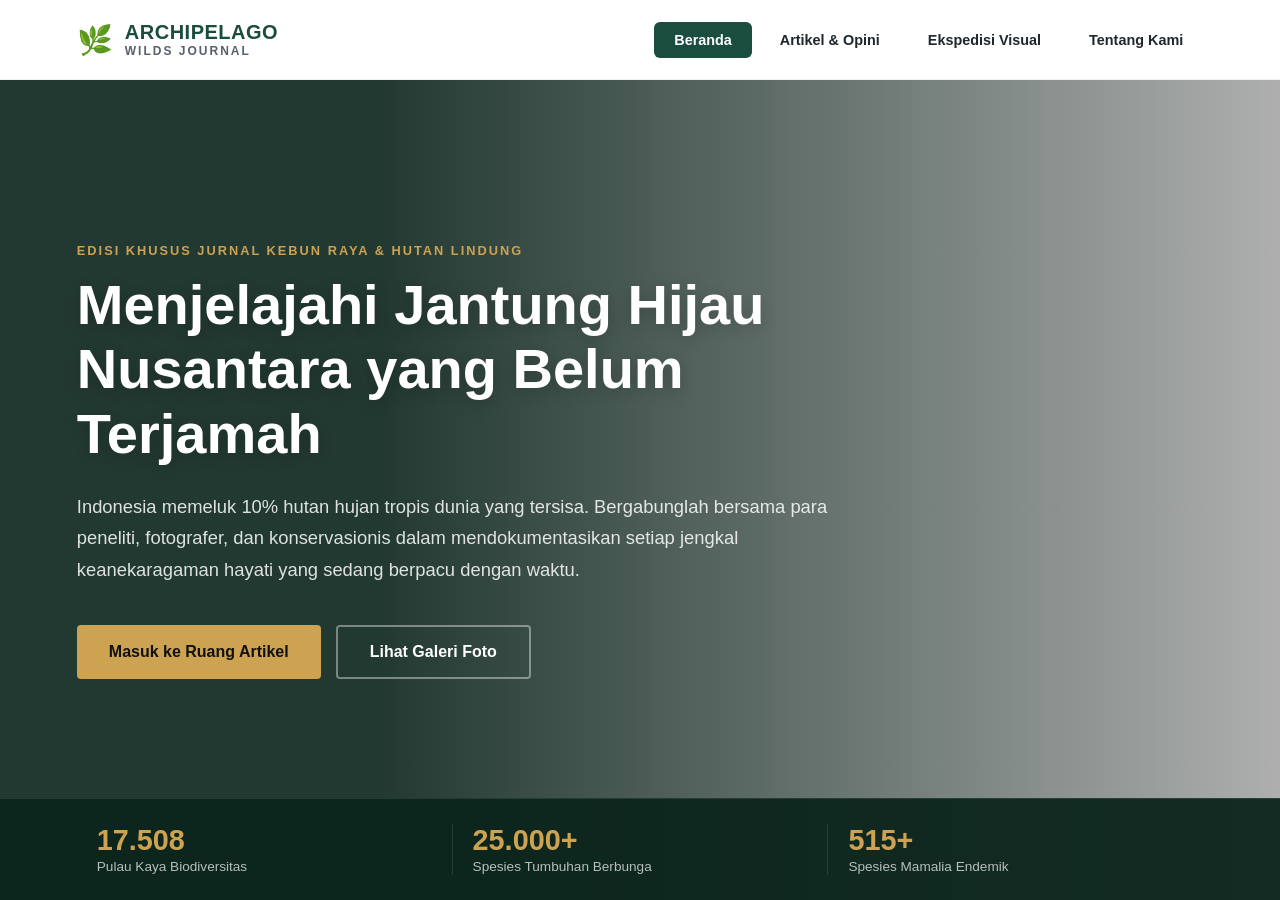
<file: index.html>
<!DOCTYPE html>
<html lang="id">
<head>
    <meta charset="UTF-8">
    <meta name="viewport" content="width=device-width, initial-scale=1.0">
    <title>Archipelago Wilds - Jurnal Konservasi Alam Indonesia</title>
    <link rel="stylesheet" href="style.css">
</head>
<body>

    <nav class="navbar">
        <div class="logo">
            <span class="logo-icon">🌿</span>
            <div class="logo-text">
                <span class="brand">Archipelago</span>
                <span class="sub-brand">Wilds Journal</span>
            </div>
        </div>
        <ul class="nav-links">
            <li><a href="#" class="nav-item active" data-target="home">Beranda</a></li>
            <li><a href="#" class="nav-item" data-target="artikel">Artikel & Opini</a></li>
            <li><a href="#" class="nav-item" data-target="galeri">Ekspedisi Visual</a></li>
            <li><a href="#" class="nav-item" data-target="tentang">Tentang Kami</a></li>
        </ul>
    </nav>

    <main class="slider-container">
        
        <section id="home" class="slide active">
            <div class="hero-overlay"></div>
            <div class="hero-content">
                <span class="hero-badge">Edisi Khusus Jurnal Kebun Raya & Hutan Lindung</span>
                <h1>Menjelajahi Jantung Hijau Nusantara yang Belum Terjamah</h1>
                <p>Indonesia memeluk 10% hutan hujan tropis dunia yang tersisa. Bergabunglah bersama para peneliti, fotografer, dan konservasionis dalam mendokumentasikan setiap jengkal keanekaragaman hayati yang sedang berpacu dengan waktu.</p>
                <div class="hero-actions">
                    <button class="btn-main" id="explore-btn">Masuk ke Ruang Artikel</button>
                    <button class="btn-secondary" id="gallery-shortcut-btn">Lihat Galeri Foto</button>
                </div>
            </div>
            <div class="hero-footer-stats">
                <div class="stat-box">
                    <span class="stat-number">17.508</span>
                    <span class="stat-label">Pulau Kaya Biodiversitas</span>
                </div>
                <div class="stat-box">
                    <span class="stat-number">25.000+</span>
                    <span class="stat-label">Spesies Tumbuhan Berbunga</span>
                </div>
                <div class="stat-box">
                    <span class="stat-number">515+</span>
                    <span class="stat-label">Spesies Mamalia Endemik</span>
                </div>
            </div>
        </section>

        <section id="artikel" class="slide">
            <div class="container">
                <div class="section-header-mega">
                    <span class="sub-title">Arsip Liputan Mendalam</span>
                    <h2>Kumpulan Esai, Riset, dan Catatan Lapangan</h2>
                    <div class="header-line"></div>
                </div>
                
                <div class="article-mega-grid">
                    
                    <article class="blog-card">
                        <div class="blog-img-wrapper">
                            <div class="blog-img" style="background-image: url('https://images.unsplash.com/photo-1447752875215-b2761acb3c5d?w=800');"></div>
                            <span class="blog-badge">Riset Lapangan</span>
                        </div>
                        <div class="blog-body">
                            <div class="blog-meta">
                                <span class="author">Oleh: Dr. Adrian Syah</span>
                                <span class="dot"></span>
                                <span class="date">12 Juni 2026</span>
                            </div>
                            <h3>Simfoni Sunyi di Jantung Hutan Hujan Tropis Kalimantan</h3>
                            <p class="blog-excerpt">Hutan hujan tropis Kalimantan bukan sekadar hamparan pepohonan hijau yang masif. Di bawah kanopi setinggi 40 meter, terdapat jaringan mikoriza purba yang menghubungkan akar pohon satu sama lain, menciptakan sistem komunikasi biokimia raksasa. Artikel ini mengupas bagaimana deforestasi memutus jalur komunikasi alami ini dan dampaknya terhadap kepunahan serangga penyerbuk lokal yang jarang disadari manusia.</p>
                            <div class="blog-footer">
                                <span class="reading-time">⏱️ 8 Menit Bacaan</span>
                                <a href="artikel1.html" class="btn-text-link">Buka Tulisan Lengkap →</a>
                            </div>
                        </div>
                    </article>

                    <article class="blog-card">
                        <div class="blog-img-wrapper">
                            <div class="blog-img" style="background-image: url('https://images.unsplash.com/photo-1464822759023-fed622ff2c3b?w=800');"></div>
                            <span class="blog-badge">Geologi & Flora</span>
                        </div>
                        <div class="blog-body">
                            <div class="blog-meta">
                                <span class="author">Oleh: Citra Kirana</span>
                                <span class="dot"></span>
                                <span class="date">04 Juni 2026</span>
                            </div>
                            <h3>Anatomi Garis Batas: Kehidupan Flora Endemik di Zona Alpin Jawa</h3>
                            <p class="blog-excerpt">Berdiri di ketinggian di atas 3.000 meter di atas permukaan laut membawa kita pada lanskap yang sangat berbeda. Tumbuhan seperti Edelweiss Jawa (Anaphalis javanica) telah mengembangkan adaptasi ekstrem berupa bulu-bulu halus wol pada daunnya untuk mengurangi penguapan akibat angin kencang dan memantulkan radiasi ultraviolet yang merusak. Pelajari bagaimana pemanasan global memaksa tanaman alpin naik lebih tinggi hingga kehabisan ruang tumbuh.</p>
                            <div class="blog-footer">
                                <span class="reading-time">⏱| 6 Menit Bacaan</span>
                                <a href="artikel2.html" class="btn-text-link">Buka Tulisan Lengkap →</a>
                            </div>
                        </div>
                    </article>

                    <article class="blog-card">
                        <div class="blog-img-wrapper">
                            <div class="blog-img" style="background-image: url('https://images.unsplash.com/photo-1544551763-46a013bb70d5?w=800');"></div>
                            <span class="blog-badge">Kelautan</span>
                        </div>
                        <div class="blog-body">
                            <div class="blog-meta">
                                <span class="author">Oleh: Capt. Teguh Wijaya</span>
                                <span class="dot"></span>
                                <span class="date">28 Mei 2026</span>
                            </div>
                            <h3>Benteng Terakhir Segitiga Terumbu Karang: Masa Depan Selat Raja Ampat</h3>
                            <p class="blog-excerpt">Selat Dampier di Raja Ampat menyimpan arus laut kuat yang kaya akan nutrisi planktonik. Karang-karang di wilayah ini menunjukkan tingkat resiliensi yang luar biasa tinggi terhadap fenomena pemutihan karang (coral bleaching) global. Melalui wawancara dengan komunitas adat lokal yang menjaga sistem 'Sasi' (larangan adat mengambil hasil laut dalam jangka waktu tertentu), kami memetakan strategi konservasi berbasis kearifan lokal purba.</p>
                            <div class="blog-footer">
                                <span class="reading-time">⏱| 10 Menit Bacaan</span>
                                <a href="artikel3.html" class="btn-text-link">Buka Tulisan Lengkap →</a>
                            </div>
                        </div>
                    </article>

                    <article class="blog-card">
                        <div class="blog-img-wrapper">
                            <div class="blog-img" style="background-image: url('https://assets.pikiran-rakyat.com/crop/0x0:0x0/720x0/webp/photo/2025/01/05/1437681983.jpeg');"></div>
                            <span class="blog-badge">Ornitologi</span>
                        </div>
                        <div class="blog-body">
                            <div class="blog-meta">
                                <span class="author">Oleh: Prof. Dewa Ketut</span>
                                <span class="dot"></span>
                                <span class="date">15 Mei 2026</span>
                            </div>
                            <h3>Menelusuri Jejak Terakhir Jalak Bali di Taman Nasional Barat</h3>
                            <p class="blog-excerpt">Burung Jalak Bali (Leucopsar rothschildi) dengan lingkaran biru ikonik di sekitar matanya pernah berada di ambang kepunahan mutlak dengan menyisakan kurang dari sepuluh ekor di alam liar pada awal dekade 2000-an. Melalui program penangkaran intensif yang melibatkan masyarakat pinggiran hutan, populasi burung ini mulai merangkak naik secara perlahan namun pasti. Simak analisis sosiologis keberhasilan program ini.</p>
                            <div class="blog-footer">
                                <span class="reading-time">⏱| 7 Menit Bacaan</span>
                                <a href="artikel4.html" class="btn-text-link">Buka Tulisan Lengkap →</a>
                            </div>
                        </div>
                    </article>

                </div>
            </div>
        </section>

        <section id="galeri" class="slide">
            <div class="container">
                <div class="section-header-mega">
                    <span class="sub-title">Dokumentasi Lensa Kamera</span>
                    <h2>Keanekaragaman Hayati Makro & Mikro</h2>
                    <div class="header-line"></div>
                </div>

                <div class="gallery-premium-grid">
                    <div class="gallery-card tall">
                        <div class="gallery-img" style="background-image: url('https://images.unsplash.com/photo-1501854140801-50d01698950b?w=600');"></div>
                        <div class="gallery-info">
                            <h4>Lembah Harau, Sumatera Barat</h4>
                            <p>Tebing granit vertikal setinggi 100 meter yang memagari persawahan hijau subur.</p>
                        </div>
                    </div>
                    <div class="gallery-card">
                        <div class="gallery-img" style="background-image: url('https://cdn.idntimes.com/content-images/community/2018/09/52e927be397bdcb10d027f5b09019c3c.jpg');"></div>
                        <div class="gallery-info">
                            <h4>Sabana Taman Nasional Baluran</h4>
                            <p>Lanskap eksotis yang sering dijuluki sebagai Little Africa di ujung timur Pulau Jawa.</p>
                        </div>
                    </div>
                    <div class="gallery-card">
                        <div class="gallery-img" style="background-image: url('https://images.unsplash.com/photo-1441974231531-c6227db76b6e?w=600');"></div>
                        <div class="gallery-info">
                            <h4>Kanopi Hutan Hujan Kalimantan</h4>
                            <p>Cahaya matahari pagi menembus celah-celah daun pohon Shorea (Meranti).</p>
                        </div>
                    </div>
                    <div class="gallery-card tall">
                        <div class="gallery-img" style="background-image: url('https://images.unsplash.com/photo-1475924156734-496f6cac6ec1?w=600');"></div>
                        <div class="gallery-info">
                            <h4>Pesisir Pantai Kelingking, Nusa Penida</h4>
                            <p>Formasi batuan kapur tebing pantai yang menyerupai bentuk kepala Tyranosaurus Rex.</p>
                        </div>
                    </div>
                    <div class="gallery-card">
                        <div class="gallery-img" style="background-image: url('https://images.unsplash.com/photo-1507525428034-b723cf961d3e?w=600');"></div>
                        <div class="gallery-info">
                            <h4>Pasir Berbisik, Gunung Bromo</h4>
                            <p>Lautan pasir vulkanis hitam yang luas menciptakan formasi pola riak akibat angin kencang.</p>
                        </div>
                    </div>
                    <div class="gallery-card">
                        <div class="gallery-img" style="background-image: url('https://images.unsplash.com/photo-1546182990-dffeafbe841d?w=600');"></div>
                        <div class="gallery-info">
                            <h4>Harimau Sumatera (Panthera tigris sumatrae)</h4>
                            <p>Predator puncak endemik pulau Sumatra dalam kamuflase rerumputan tinggi.</p>
                        </div>
                    </div>
                </div>
            </div>
        </section>

        <section id="tentang" class="slide">
            <div class="container">
                <div class="about-mega-wrapper">
                    <div class="about-main-text">
                        <span class="sub-title">Manifesto & Misi Kita</span>
                        <h2>Mengembalikan Suara Kepada Bumi Melalui Jurnalisme Data</h2>
                        <p>Archipelago Wilds Journal lahir dari keresahan kolektif sekelompok jurnalis sains, fotografer satwa, dan akademisi biologi pada tahun 2021. Kami menyadari bahwa narasi keindahan alam sering kali mengabaikan realitas ekologis kritis yang sedang terjadi di baliknya.</p>
                        <p>Kami mendedikasikan platform independen ini sebagai media pengarsipan digital berbasis sains populer. Setiap esai, artikel, dan dokumentasi visual yang kami rilis melewati proses verifikasi data lapangan agar menjadi sumber referensi publik tepercaya dalam gerakan pelestarian ekosistem makro tanah air.</p>
                        
                        <div class="vision-mission-grid">
                            <div class="vm-item">
                                <h5>Edukasi Akar Rumput</h5>
                                <p>Menyederhanakan laporan sains dan data akademis yang rumit menjadi rangkaian narasi visual yang mudah dipahami oleh generasi muda di smartphone mereka.</p>
                            </div>
                            <div class="vm-item">
                                <h5>Ekspedisi Independen</h5>
                                <p>Mengirimkan jurnalis foto ke pulau-pulau terluar Indonesia guna merekam ekosistem rentan yang belum terjamah oleh media arus utama.</p>
                            </div>
                        </div>
                    </div>

                    <div class="about-sidebar">
                        <div class="sidebar-box">
                            <h4>Sekretariat Redaksi</h4>
                            <p>📍 Jl. Rimba Raya No. 42, Jakarta, Indonesia</p>
                            <p>📧 journal@archipelagowilds.org</p>
                        </div>
                        <div class="sidebar-box status-green">
                            <h4>Status Operasional Ekspedisi</h4>
                            <ul>
                                <li>🟢 Koridor Orangutan Orangutan Batang Toru (Aktif)</li>
                                <li>🟢 Pemetaan Mangrove Pesisir Papua (Aktif)</li>
                                <li>🟡 Pemantauan Suhu Terumbu Karang Wakatobi (Standby)</li>
                            </ul>
                        </div>
                    </div>
                </div>
            </div>
        </section>

    </main>

    <script src="script.js"></script>
</body>
</html>
</file>
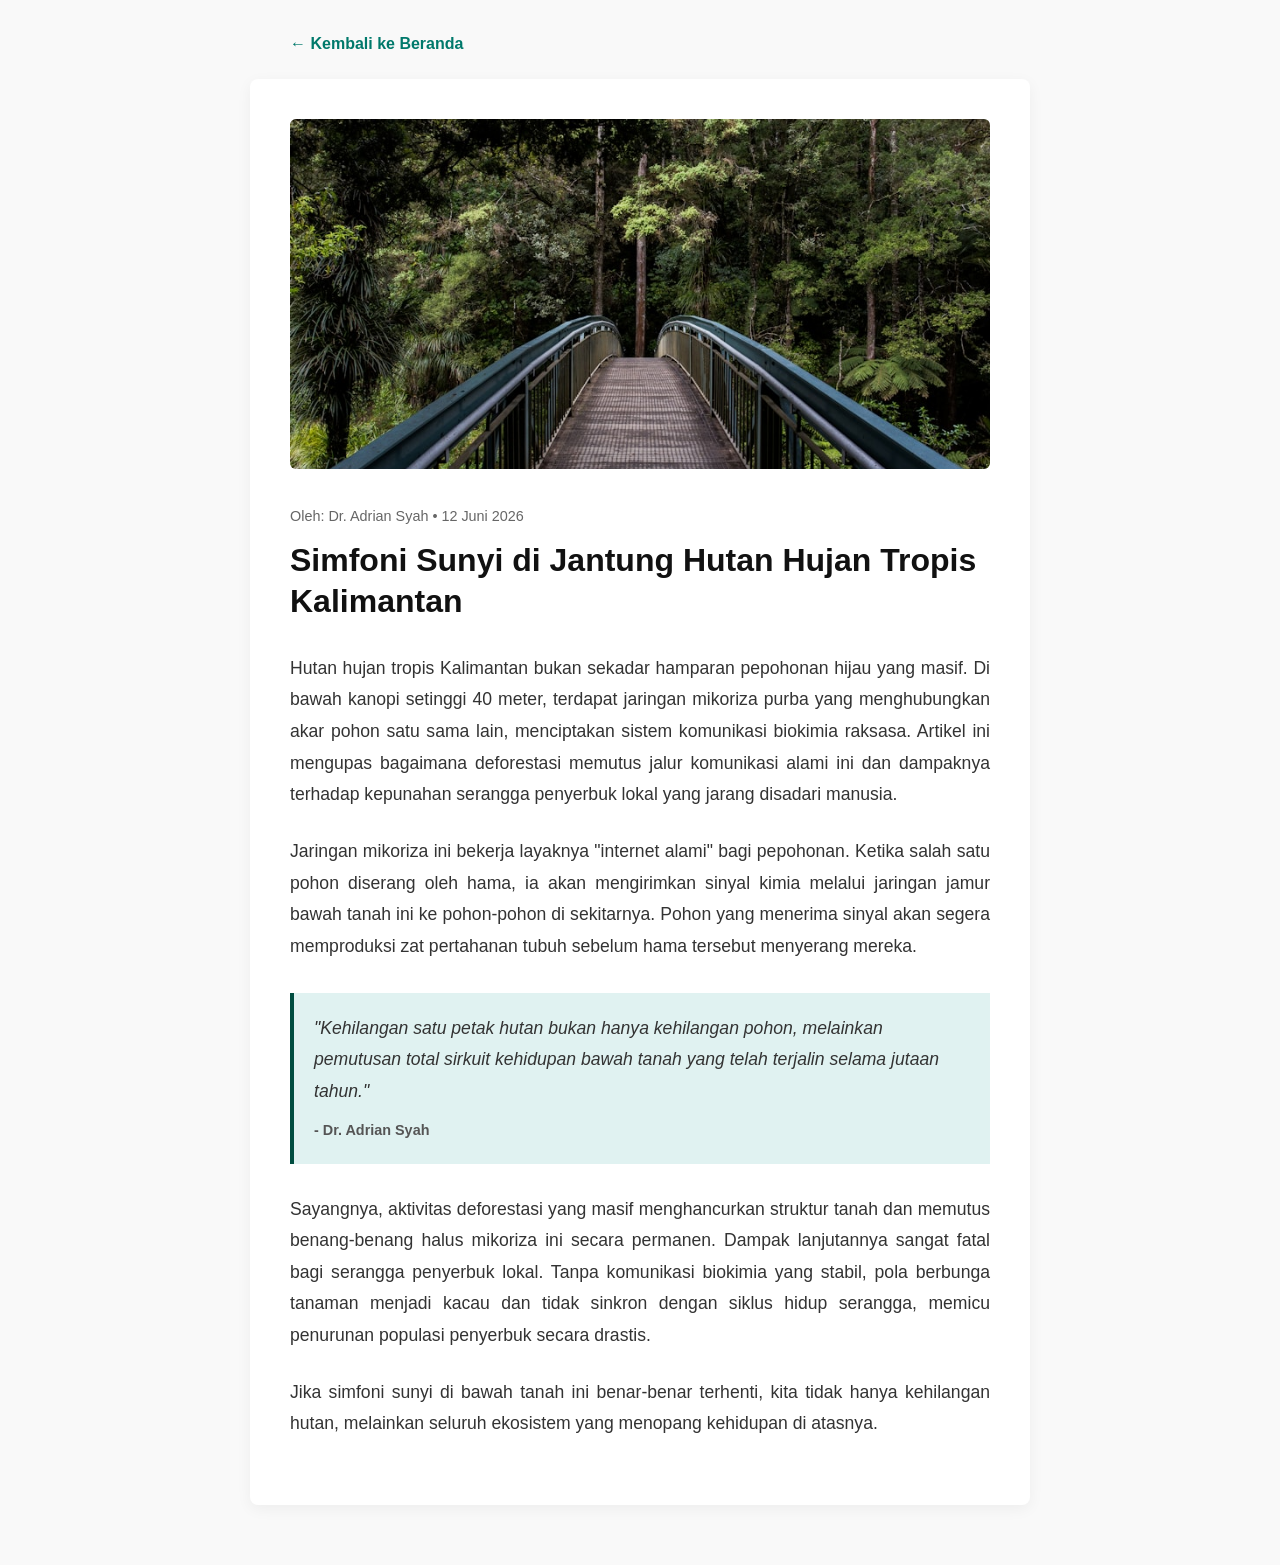
<file: artikel1.html>
<!DOCTYPE html>
<html lang="id">
<head>
    <meta charset="UTF-8">
    <meta name="viewport" content="width=device-width, initial-scale=1.0">
    <title>Simfoni Sunyi di Jantung Hutan Hujan Tropis Kalimantan</title>
    <style>
        /* Pengaturan Dasar */
body {
    font-family: 'Segoe UI', Tahoma, Geneva, Verdana, sans-serif;
    line-height: 1.8;
    color: #333;
    background-color: #f9f9f9;
    margin: 0;
    padding: 0;
}

/* Navigasi Kembali */
.nav-kembali {
    max-width: 700px;
    margin: 30px auto 0 auto;
    padding: 0 20px;
}
.nav-kembali a {
    color: #00796b;
    text-decoration: none;
    font-weight: bold;
}
.nav-kembali a:hover {
    text-decoration: underline;
}

/* Wadah Artikel */
.konten-artikel {
    max-width: 700px;
    margin: 20px auto 60px auto;
    background: #ffffff;
    padding: 40px;
    border-radius: 8px;
    box-shadow: 0 4px 15px rgba(0,0,0,0.05);
}

/* Gambar */
.gambar-wrapper img {
    width: 100%;
    height: 350px;
    object-fit: cover;
    border-radius: 6px;
}

/* Meta Data */
.meta-data {
    font-size: 0.9rem;
    color: #666;
    margin-top: 25px;
    margin-bottom: 10px;
}

/* Judul */
.judul-artikel {
    font-size: 2rem;
    color: #111;
    line-height: 1.3;
    margin-top: 0;
    margin-bottom: 30px;
}

/* Isi Paragraf */
.isi-paragraf p {
    font-size: 1.1rem;
    margin-bottom: 25px;
    text-align: justify;
}

/* Kutipan/Quote di Tengah Artikel */
blockquote {
    border-left: 4px solid #004d40;
    background-color: #e0f2f1;
    margin: 30px 0;
    padding: 20px;
    font-style: italic;
    font-size: 1.1rem;
}
blockquote span {
    display: block;
    font-size: 0.9rem;
    font-style: normal;
    color: #555;
    margin-top: 10px;
    font-weight: bold;
}
    </style>
</head>
<body>

    <div class="nav-kembali">
        <a href="index.html">&larr; Kembali ke Beranda</a>
    </div>

    <article class="konten-artikel">
        
        <div class="gambar-wrapper">
            <img src="risetlapangan.jpg" alt="Jembatan di Hutan Hujan Kalimantan">
        </div>

        <div class="meta-data">
            Oleh: Dr. Adrian Syah &bull; 12 Juni 2026
        </div>

        <h1 class="judul-artikel">Simfoni Sunyi di Jantung Hutan Hujan Tropis Kalimantan</h1>

        <div class="isi-paragraf">
            <p>Hutan hujan tropis Kalimantan bukan sekadar hamparan pepohonan hijau yang masif. Di bawah kanopi setinggi 40 meter, terdapat jaringan mikoriza purba yang menghubungkan akar pohon satu sama lain, menciptakan sistem komunikasi biokimia raksasa. Artikel ini mengupas bagaimana deforestasi memutus jalur komunikasi alami ini dan dampaknya terhadap kepunahan serangga penyerbuk lokal yang jarang disadari manusia.</p>

            <p>Jaringan mikoriza ini bekerja layaknya "internet alami" bagi pepohonan. Ketika salah satu pohon diserang oleh hama, ia akan mengirimkan sinyal kimia melalui jaringan jamur bawah tanah ini ke pohon-pohon di sekitarnya. Pohon yang menerima sinyal akan segera memproduksi zat pertahanan tubuh sebelum hama tersebut menyerang mereka.</p>

            <blockquote>
                "Kehilangan satu petak hutan bukan hanya kehilangan pohon, melainkan pemutusan total sirkuit kehidupan bawah tanah yang telah terjalin selama jutaan tahun." 
                <span>- Dr. Adrian Syah</span>
            </blockquote>

            <p>Sayangnya, aktivitas deforestasi yang masif menghancurkan struktur tanah dan memutus benang-benang halus mikoriza ini secara permanen. Dampak lanjutannya sangat fatal bagi serangga penyerbuk lokal. Tanpa komunikasi biokimia yang stabil, pola berbunga tanaman menjadi kacau dan tidak sinkron dengan siklus hidup serangga, memicu penurunan populasi penyerbuk secara drastis.</p>
            
            <p>Jika simfoni sunyi di bawah tanah ini benar-benar terhenti, kita tidak hanya kehilangan hutan, melainkan seluruh ekosistem yang menopang kehidupan di atasnya.</p>
        </div>

    </</article>

</body>
</html>
</file>
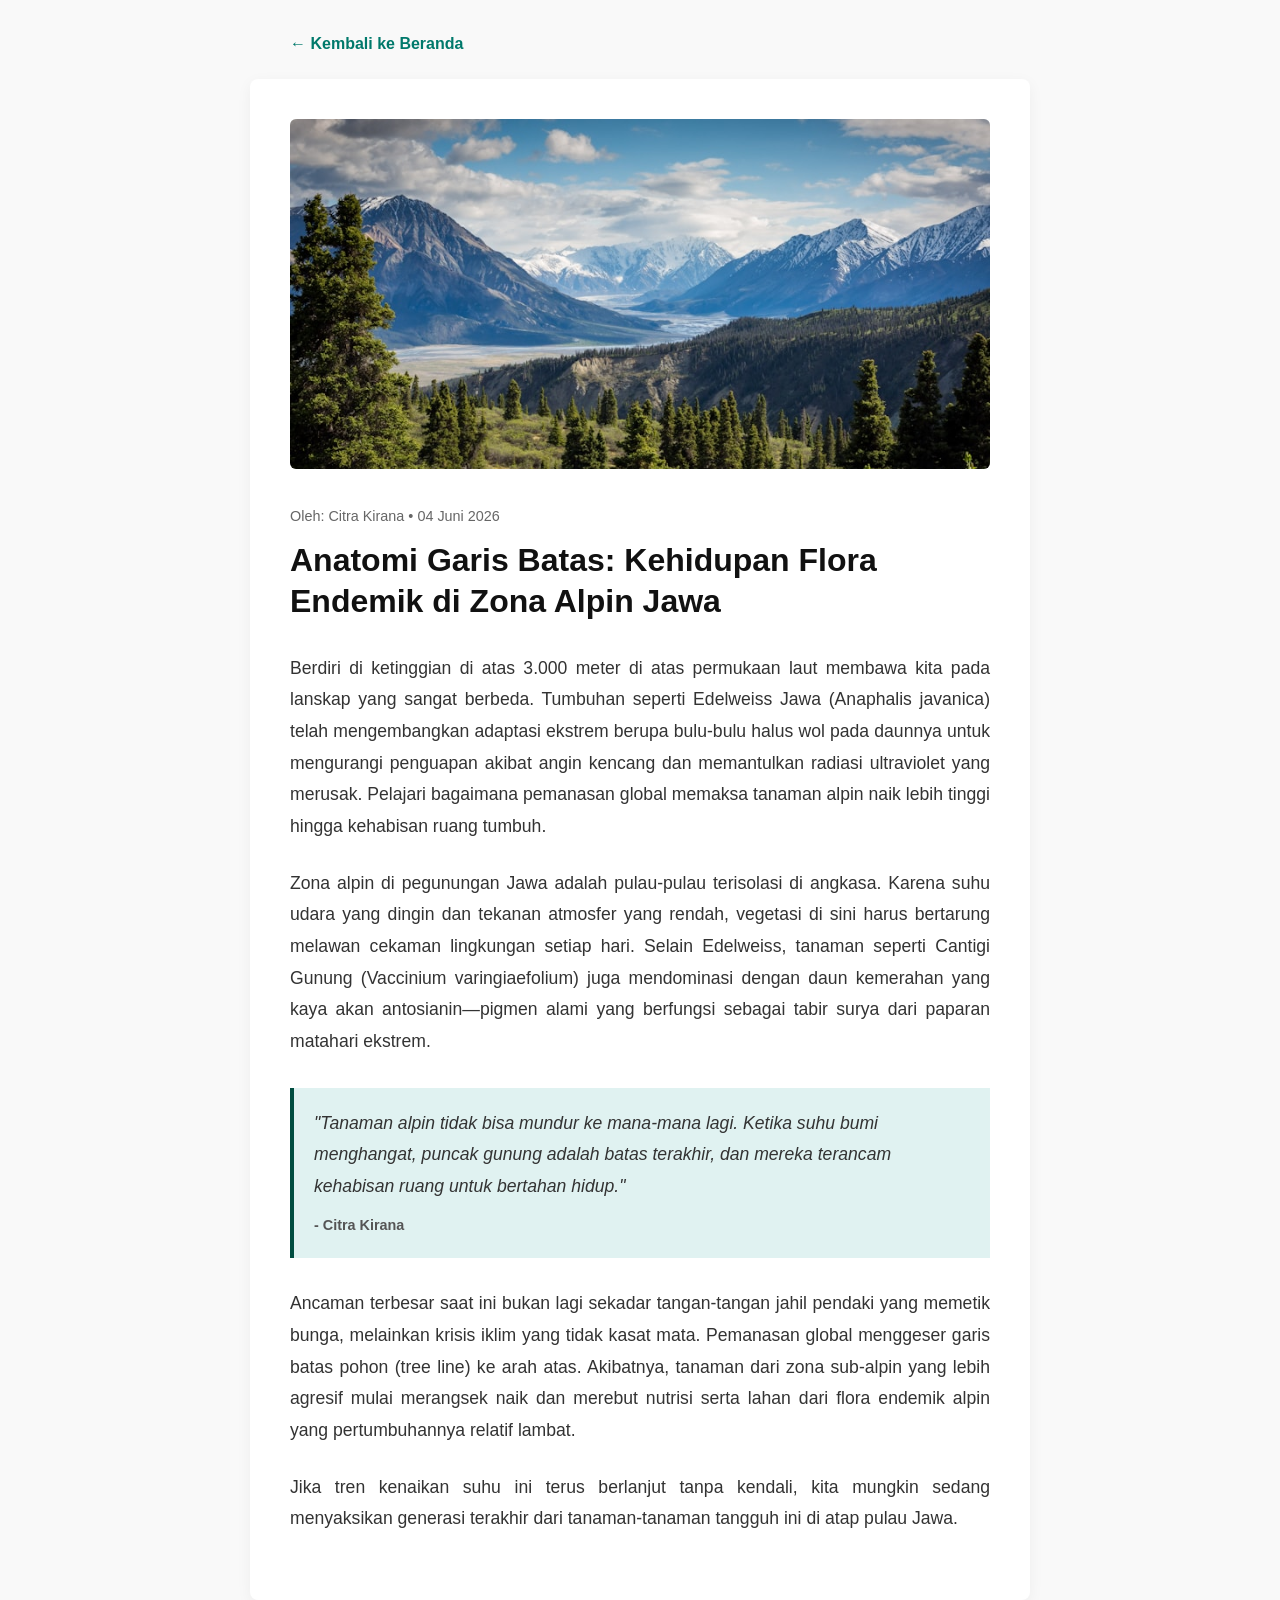
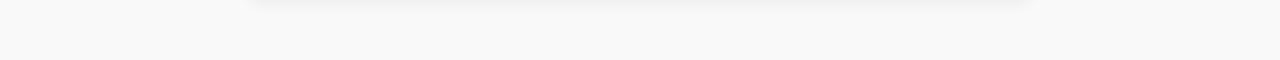
<file: artikel2.html>
<!DOCTYPE html>
<html lang="id">
<head>
    <meta charset="UTF-8">
    <meta name="viewport" content="width=device-width, initial-scale=1.0">
    <title>Simfoni Sunyi di Jantung Hutan Hujan Tropis Kalimantan</title>
    <style>
        /* Pengaturan Dasar */
body {
    font-family: 'Segoe UI', Tahoma, Geneva, Verdana, sans-serif;
    line-height: 1.8;
    color: #333;
    background-color: #f9f9f9;
    margin: 0;
    padding: 0;
}

/* Navigasi Kembali */
.nav-kembali {
    max-width: 700px;
    margin: 30px auto 0 auto;
    padding: 0 20px;
}
.nav-kembali a {
    color: #00796b;
    text-decoration: none;
    font-weight: bold;
}
.nav-kembali a:hover {
    text-decoration: underline;
}

/* Wadah Artikel */
.konten-artikel {
    max-width: 700px;
    margin: 20px auto 60px auto;
    background: #ffffff;
    padding: 40px;
    border-radius: 8px;
    box-shadow: 0 4px 15px rgba(0,0,0,0.05);
}

/* Gambar */
.gambar-wrapper img {
    width: 100%;
    height: 350px;
    object-fit: cover;
    border-radius: 6px;
}

/* Meta Data */
.meta-data {
    font-size: 0.9rem;
    color: #666;
    margin-top: 25px;
    margin-bottom: 10px;
}

/* Judul */
.judul-artikel {
    font-size: 2rem;
    color: #111;
    line-height: 1.3;
    margin-top: 0;
    margin-bottom: 30px;
}

/* Isi Paragraf */
.isi-paragraf p {
    font-size: 1.1rem;
    margin-bottom: 25px;
    text-align: justify;
}

/* Kutipan/Quote di Tengah Artikel */
blockquote {
    border-left: 4px solid #004d40;
    background-color: #e0f2f1;
    margin: 30px 0;
    padding: 20px;
    font-style: italic;
    font-size: 1.1rem;
}
blockquote span {
    display: block;
    font-size: 0.9rem;
    font-style: normal;
    color: #555;
    margin-top: 10px;
    font-weight: bold;
}
    </style>
</head>
<body>

    <div class="nav-kembali">
        <a href="index.html">&larr; Kembali ke Beranda</a>
    </div>

    <article class="konten-artikel">
        
        <div class="gambar-wrapper">
            <img src="geologi.jpg" alt="Jembatan di Hutan Hujan Kalimantan">
        </div>

        <div class="meta-data">
            Oleh: Citra Kirana &bull; 04 Juni 2026
        </div>

        <h1 class="judul-artikel">Anatomi Garis Batas: Kehidupan Flora Endemik di Zona Alpin Jawa</h1>

        <div class="isi-paragraf">
            <p>Berdiri di ketinggian di atas 3.000 meter di atas permukaan laut membawa kita pada lanskap yang sangat berbeda. Tumbuhan seperti Edelweiss Jawa (Anaphalis javanica) telah mengembangkan adaptasi ekstrem berupa bulu-bulu halus wol pada daunnya untuk mengurangi penguapan akibat angin kencang dan memantulkan radiasi ultraviolet yang merusak. Pelajari bagaimana pemanasan global memaksa tanaman alpin naik lebih tinggi hingga kehabisan ruang tumbuh.</p>

            <p>Zona alpin di pegunungan Jawa adalah pulau-pulau terisolasi di angkasa. Karena suhu udara yang dingin dan tekanan atmosfer yang rendah, vegetasi di sini harus bertarung melawan cekaman lingkungan setiap hari. Selain Edelweiss, tanaman seperti Cantigi Gunung (Vaccinium varingiaefolium) juga mendominasi dengan daun kemerahan yang kaya akan antosianin—pigmen alami yang berfungsi sebagai tabir surya dari paparan matahari ekstrem.</p>

            <blockquote>
                "Tanaman alpin tidak bisa mundur ke mana-mana lagi. Ketika suhu bumi menghangat, puncak gunung adalah batas terakhir, dan mereka terancam kehabisan ruang untuk bertahan hidup."
                <span>- Citra Kirana</span>
            </blockquote>

            <p>Ancaman terbesar saat ini bukan lagi sekadar tangan-tangan jahil pendaki yang memetik bunga, melainkan krisis iklim yang tidak kasat mata. Pemanasan global menggeser garis batas pohon (tree line) ke arah atas. Akibatnya, tanaman dari zona sub-alpin yang lebih agresif mulai merangsek naik dan merebut nutrisi serta lahan dari flora endemik alpin yang pertumbuhannya relatif lambat.</p>
            
            <p>Jika tren kenaikan suhu ini terus berlanjut tanpa kendali, kita mungkin sedang menyaksikan generasi terakhir dari tanaman-tanaman tangguh ini di atap pulau Jawa.</p>
        </div>

    </article>

</body>
</html>
</file>
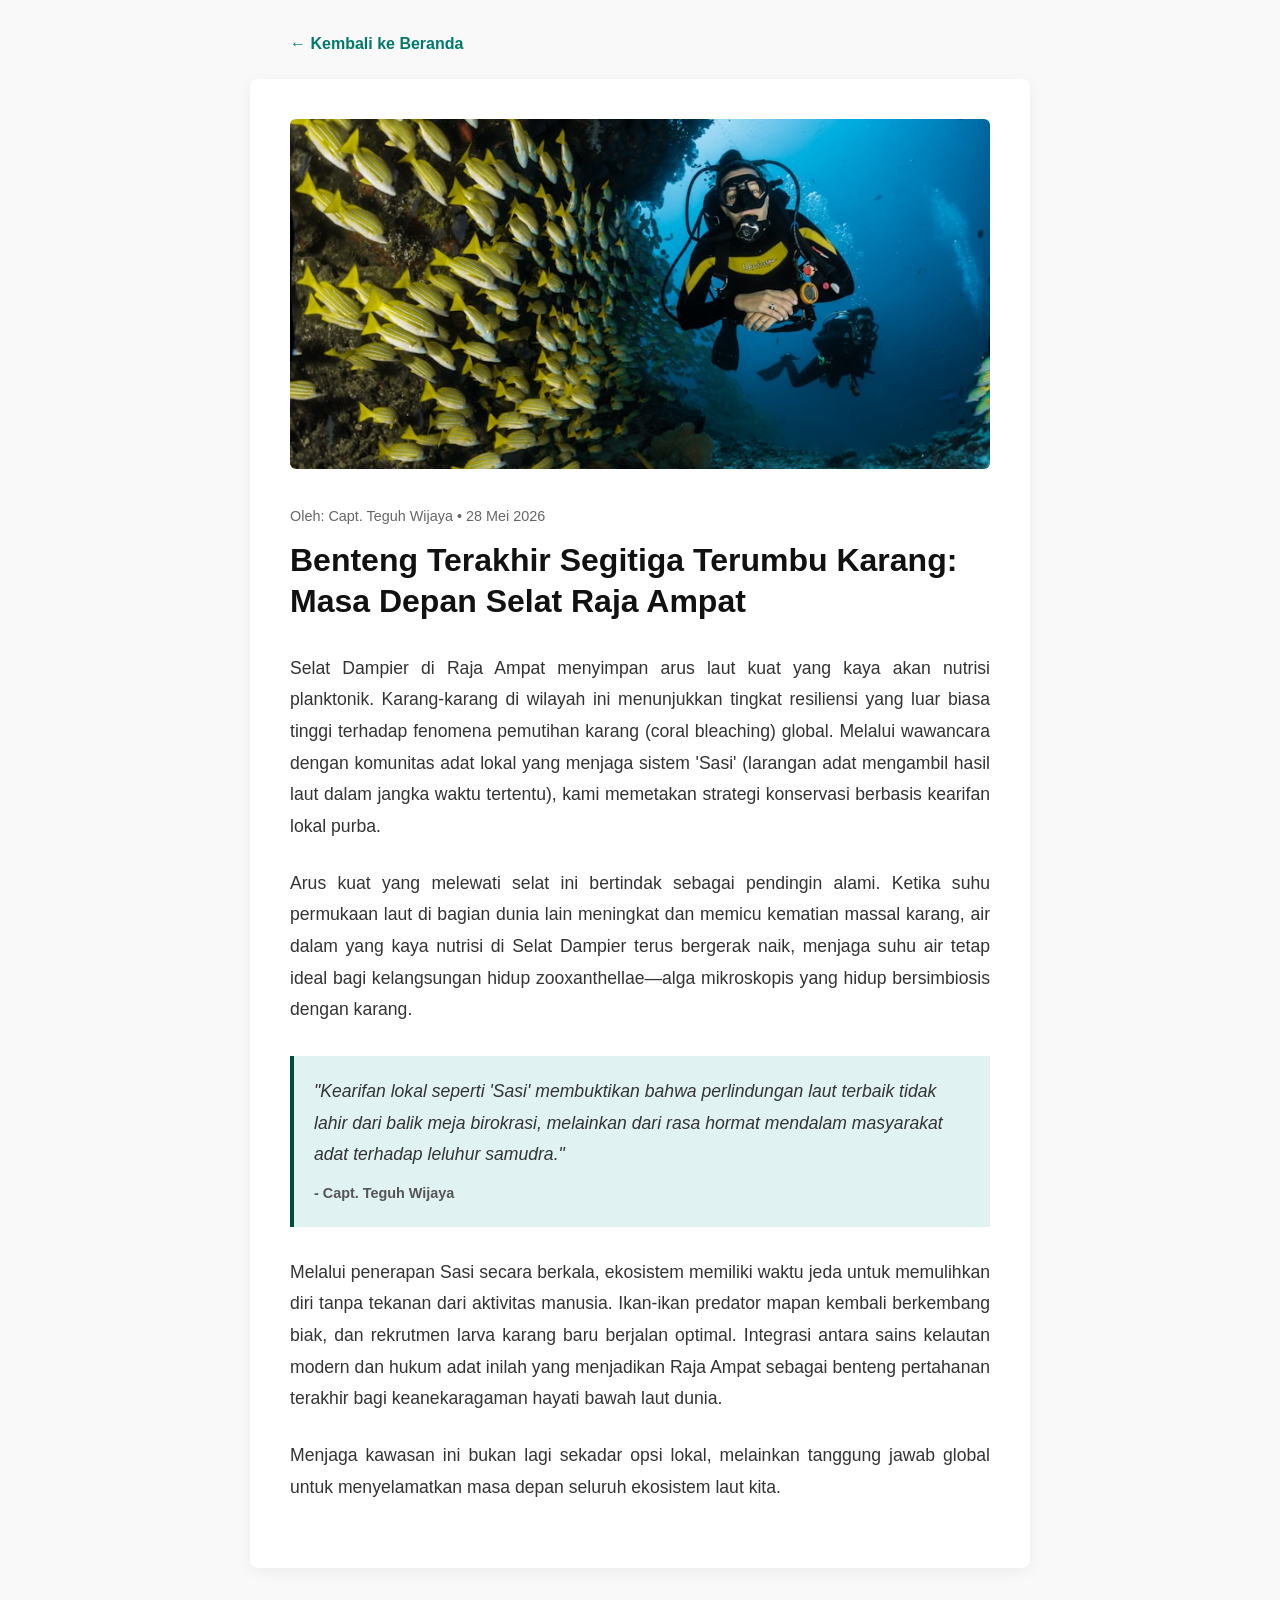
<file: artikel3.html>
<!DOCTYPE html>
<html lang="id">
<head>
    <meta charset="UTF-8">
    <meta name="viewport" content="width=device-width, initial-scale=1.0">
    <title>Simfoni Sunyi di Jantung Hutan Hujan Tropis Kalimantan</title>
    <style>
        /* Pengaturan Dasar */
body {
    font-family: 'Segoe UI', Tahoma, Geneva, Verdana, sans-serif;
    line-height: 1.8;
    color: #333;
    background-color: #f9f9f9;
    margin: 0;
    padding: 0;
}

/* Navigasi Kembali */
.nav-kembali {
    max-width: 700px;
    margin: 30px auto 0 auto;
    padding: 0 20px;
}
.nav-kembali a {
    color: #00796b;
    text-decoration: none;
    font-weight: bold;
}
.nav-kembali a:hover {
    text-decoration: underline;
}

/* Wadah Artikel */
.konten-artikel {
    max-width: 700px;
    margin: 20px auto 60px auto;
    background: #ffffff;
    padding: 40px;
    border-radius: 8px;
    box-shadow: 0 4px 15px rgba(0,0,0,0.05);
}

/* Gambar */
.gambar-wrapper img {
    width: 100%;
    height: 350px;
    object-fit: cover;
    border-radius: 6px;
}

/* Meta Data */
.meta-data {
    font-size: 0.9rem;
    color: #666;
    margin-top: 25px;
    margin-bottom: 10px;
}

/* Judul */
.judul-artikel {
    font-size: 2rem;
    color: #111;
    line-height: 1.3;
    margin-top: 0;
    margin-bottom: 30px;
}

/* Isi Paragraf */
.isi-paragraf p {
    font-size: 1.1rem;
    margin-bottom: 25px;
    text-align: justify;
}

/* Kutipan/Quote di Tengah Artikel */
blockquote {
    border-left: 4px solid #004d40;
    background-color: #e0f2f1;
    margin: 30px 0;
    padding: 20px;
    font-style: italic;
    font-size: 1.1rem;
}
blockquote span {
    display: block;
    font-size: 0.9rem;
    font-style: normal;
    color: #555;
    margin-top: 10px;
    font-weight: bold;
}
    </style>
</head>
<body>

    <div class="nav-kembali">
        <a href="index.html">&larr; Kembali ke Beranda</a>
    </div>

    <article class="konten-artikel">
        
        <div class="gambar-wrapper">
            <img src="kelautan.jpg" alt="Jembatan di Hutan Hujan Kalimantan">
        </div>

        <div class="meta-data">
            Oleh: Capt. Teguh Wijaya &bull; 28 Mei 2026
        </div>

        <h1 class="judul-artikel">Benteng Terakhir Segitiga Terumbu Karang: Masa Depan Selat Raja Ampat</h1>

        <div class="isi-paragraf">
            <p>Selat Dampier di Raja Ampat menyimpan arus laut kuat yang kaya akan nutrisi planktonik. Karang-karang di wilayah ini menunjukkan tingkat resiliensi yang luar biasa tinggi terhadap fenomena pemutihan karang (coral bleaching) global. Melalui wawancara dengan komunitas adat lokal yang menjaga sistem 'Sasi' (larangan adat mengambil hasil laut dalam jangka waktu tertentu), kami memetakan strategi konservasi berbasis kearifan lokal purba.</p>

            <p>Arus kuat yang melewati selat ini bertindak sebagai pendingin alami. Ketika suhu permukaan laut di bagian dunia lain meningkat dan memicu kematian massal karang, air dalam yang kaya nutrisi di Selat Dampier terus bergerak naik, menjaga suhu air tetap ideal bagi kelangsungan hidup zooxanthellae—alga mikroskopis yang hidup bersimbiosis dengan karang.</p>

            <blockquote>
                "Kearifan lokal seperti 'Sasi' membuktikan bahwa perlindungan laut terbaik tidak lahir dari balik meja birokrasi, melainkan dari rasa hormat mendalam masyarakat adat terhadap leluhur samudra."
                <span>- Capt. Teguh Wijaya</span>
            </blockquote>

            <p>Melalui penerapan Sasi secara berkala, ekosistem memiliki waktu jeda untuk memulihkan diri tanpa tekanan dari aktivitas manusia. Ikan-ikan predator mapan kembali berkembang biak, dan rekrutmen larva karang baru berjalan optimal. Integrasi antara sains kelautan modern dan hukum adat inilah yang menjadikan Raja Ampat sebagai benteng pertahanan terakhir bagi keanekaragaman hayati bawah laut dunia.</p>
            
            <p>Menjaga kawasan ini bukan lagi sekadar opsi lokal, melainkan tanggung jawab global untuk menyelamatkan masa depan seluruh ekosistem laut kita.</p>
        </div>

    </article>

</body>
</html>
</file>
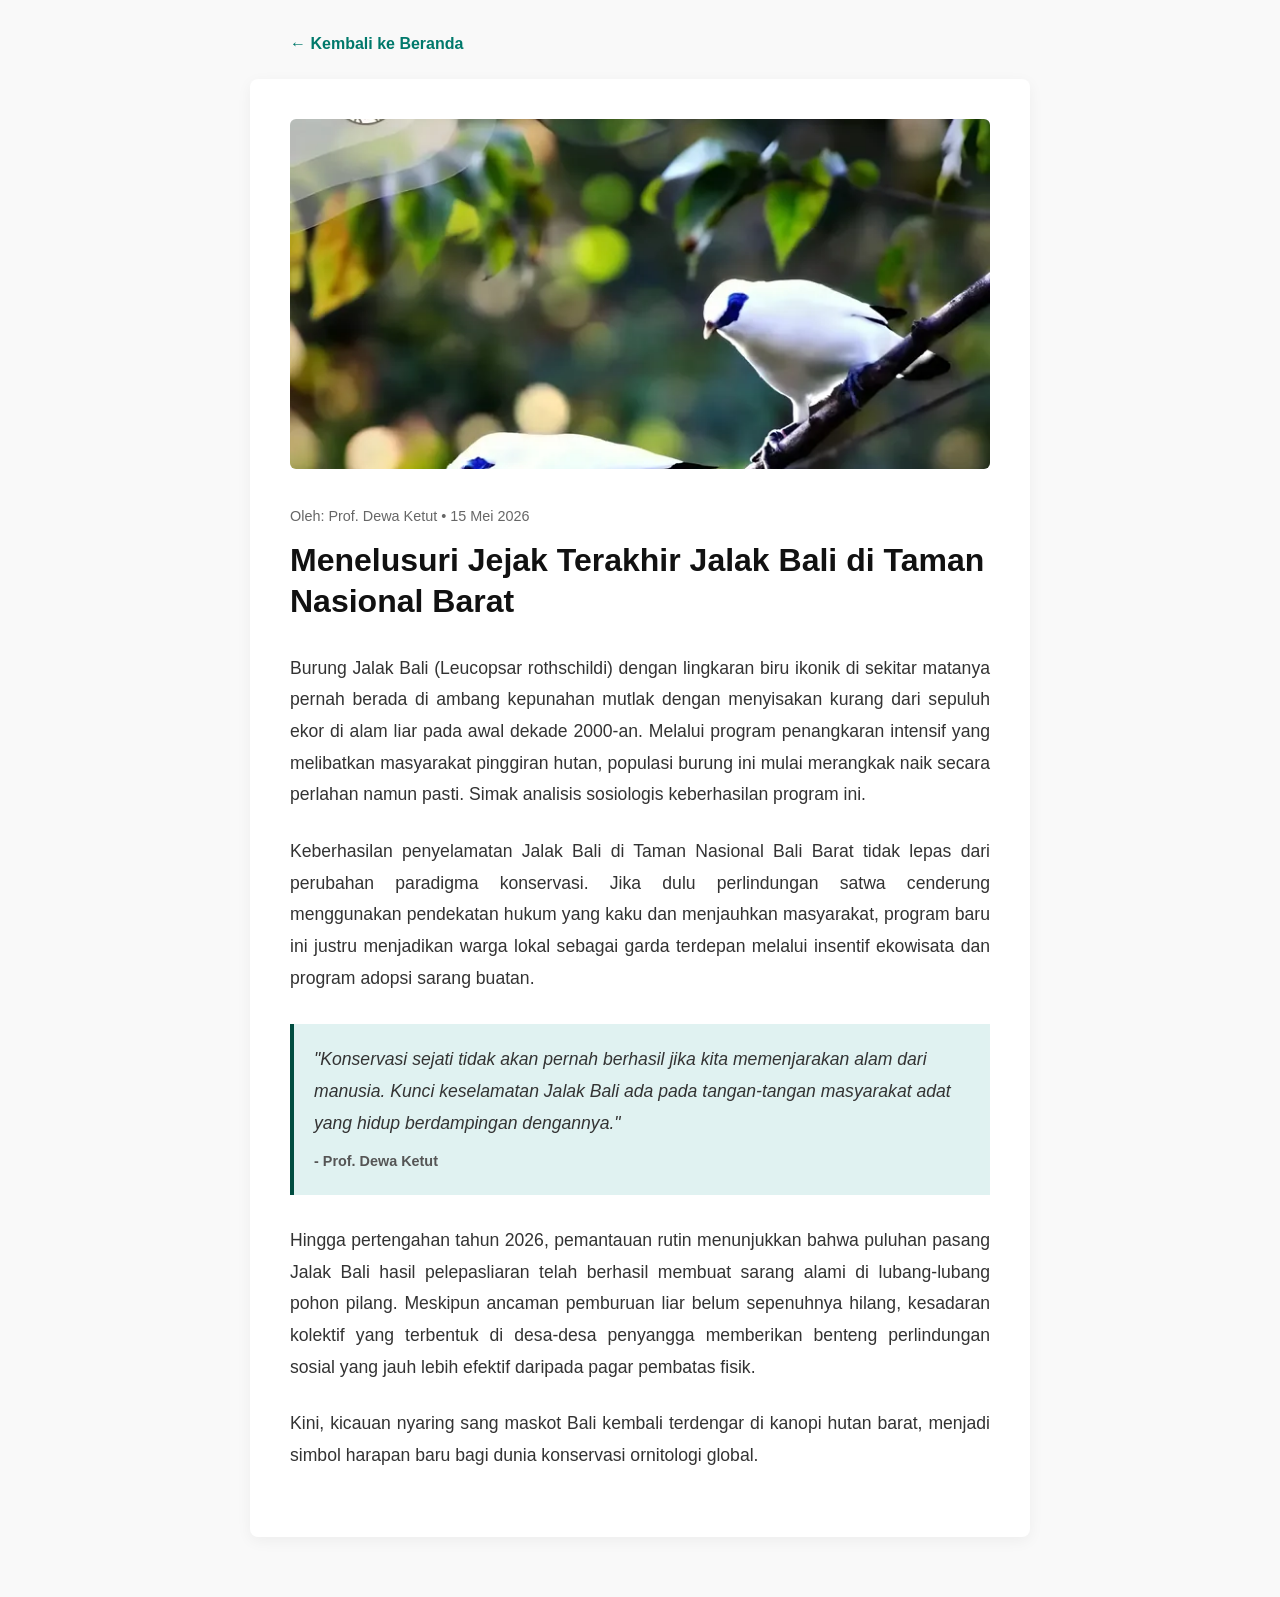
<file: artikel4.html>
<!DOCTYPE html>
<html lang="id">
<head>
    <meta charset="UTF-8">
    <meta name="viewport" content="width=device-width, initial-scale=1.0">
    <title>Simfoni Sunyi di Jantung Hutan Hujan Tropis Kalimantan</title>
    <style>
        /* Pengaturan Dasar */
body {
    font-family: 'Segoe UI', Tahoma, Geneva, Verdana, sans-serif;
    line-height: 1.8;
    color: #333;
    background-color: #f9f9f9;
    margin: 0;
    padding: 0;
}

/* Navigasi Kembali */
.nav-kembali {
    max-width: 700px;
    margin: 30px auto 0 auto;
    padding: 0 20px;
}
.nav-kembali a {
    color: #00796b;
    text-decoration: none;
    font-weight: bold;
}
.nav-kembali a:hover {
    text-decoration: underline;
}

/* Wadah Artikel */
.konten-artikel {
    max-width: 700px;
    margin: 20px auto 60px auto;
    background: #ffffff;
    padding: 40px;
    border-radius: 8px;
    box-shadow: 0 4px 15px rgba(0,0,0,0.05);
}

/* Gambar */
.gambar-wrapper img {
    width: 100%;
    height: 350px;
    object-fit: cover;
    border-radius: 6px;
}

/* Meta Data */
.meta-data {
    font-size: 0.9rem;
    color: #666;
    margin-top: 25px;
    margin-bottom: 10px;
}

/* Judul */
.judul-artikel {
    font-size: 2rem;
    color: #111;
    line-height: 1.3;
    margin-top: 0;
    margin-bottom: 30px;
}

/* Isi Paragraf */
.isi-paragraf p {
    font-size: 1.1rem;
    margin-bottom: 25px;
    text-align: justify;
}

/* Kutipan/Quote di Tengah Artikel */
blockquote {
    border-left: 4px solid #004d40;
    background-color: #e0f2f1;
    margin: 30px 0;
    padding: 20px;
    font-style: italic;
    font-size: 1.1rem;
}
blockquote span {
    display: block;
    font-size: 0.9rem;
    font-style: normal;
    color: #555;
    margin-top: 10px;
    font-weight: bold;
}
    </style>
</head>
<body>

    <div class="nav-kembali">
        <a href="index.html">&larr; Kembali ke Beranda</a>
    </div>

    <article class="konten-artikel">
        
        <div class="gambar-wrapper">
            <img src="ornitologi.webp" alt="Jembatan di Hutan Hujan Kalimantan">
        </div>

        <div class="meta-data">
            Oleh: Prof. Dewa Ketut &bull; 15 Mei 2026
        </div>

        <h1 class="judul-artikel">Menelusuri Jejak Terakhir Jalak Bali di Taman Nasional Barat</h1>

        <div class="isi-paragraf">
            <p>Burung Jalak Bali (Leucopsar rothschildi) dengan lingkaran biru ikonik di sekitar matanya pernah berada di ambang kepunahan mutlak dengan menyisakan kurang dari sepuluh ekor di alam liar pada awal dekade 2000-an. Melalui program penangkaran intensif yang melibatkan masyarakat pinggiran hutan, populasi burung ini mulai merangkak naik secara perlahan namun pasti. Simak analisis sosiologis keberhasilan program ini.</p>

            <p>Keberhasilan penyelamatan Jalak Bali di Taman Nasional Bali Barat tidak lepas dari perubahan paradigma konservasi. Jika dulu perlindungan satwa cenderung menggunakan pendekatan hukum yang kaku dan menjauhkan masyarakat, program baru ini justru menjadikan warga lokal sebagai garda terdepan melalui insentif ekowisata dan program adopsi sarang buatan.</p>

            <blockquote>
                "Konservasi sejati tidak akan pernah berhasil jika kita memenjarakan alam dari manusia. Kunci keselamatan Jalak Bali ada pada tangan-tangan masyarakat adat yang hidup berdampingan dengannya."
                <span>- Prof. Dewa Ketut</span>
            </blockquote>

            <p>Hingga pertengahan tahun 2026, pemantauan rutin menunjukkan bahwa puluhan pasang Jalak Bali hasil pelepasliaran telah berhasil membuat sarang alami di lubang-lubang pohon pilang. Meskipun ancaman pemburuan liar belum sepenuhnya hilang, kesadaran kolektif yang terbentuk di desa-desa penyangga memberikan benteng perlindungan sosial yang jauh lebih efektif daripada pagar pembatas fisik.</p>
            
            <p>Kini, kicauan nyaring sang maskot Bali kembali terdengar di kanopi hutan barat, menjadi simbol harapan baru bagi dunia konservasi ornitologi global.</p>
        </div>

    </article>

</body>
</html>
</file>
<file: style.css>
/* ==========================================================================
   1. GLOBAL SYSTEM VARIABLES & FONTS
   ========================================================================== */
:root {
    --primary-color: #1b4d3e;      /* Hijau Hutan Premium */
    --accent-color: #cda250;       /* Gold Pasir/Petualangan */
    --text-dark: #1e272e;          /* Hitam Charcoal */
    --text-light: #57606f;         /* Abu-abu teks panjang */
    --bg-base: #f9fbf9;            /* Putih pudar natural */
    --navbar-height: 80px;
    --transition-smooth: transform 0.7s cubic-bezier(0.19, 1, 0.22, 1), opacity 0.7s ease;
}

* {
    margin: 0;
    padding: 0;
    box-sizing: border-box;
}

body {
    background-color: var(--bg-base);
    color: var(--text-dark);
    font-family: -apple-system, BlinkMacSystemFont, "Segoe UI", Roboto, "Helvetica Neue", Arial, sans-serif;
    overflow: hidden; /* Dikunci agar efek geser slide total bekerja sempurna */
    -webkit-font-smoothing: antialiased;
}

/* Custom Scrollbar untuk bagian dalam slide yang panjang */
::-webkit-scrollbar {
    width: 6px;
}
::-webkit-scrollbar-track {
    background: rgba(0,0,0,0.02);
}
::-webkit-scrollbar-thumb {
    background: rgba(27, 77, 62, 0.2);
    border-radius: 10px;
}
::-webkit-scrollbar-thumb:hover {
    background: var(--primary-color);
}

/* ==========================================================================
   2. NAVBAR DESIGN (RICH & FLOATING LOOK)
   ========================================================================== */
.navbar {
    position: fixed;
    top: 0;
    left: 0;
    width: 100%;
    height: var(--navbar-height);
    display: flex;
    justify-content: space-between;
    align-items: center;
    padding: 0 6%;
    background: rgba(255, 255, 255, 0.85);
    backdrop-filter: blur(20px);
    -webkit-backdrop-filter: blur(20px);
    z-index: 9999;
    border-bottom: 1px solid rgba(0, 0, 0, 0.05);
}

.logo {
    display: flex;
    align-items: center;
    gap: 12px;
}

.logo-icon {
    font-size: 1.8rem;
}

.logo-text {
    display: flex;
    flex-direction: column;
}

.brand {
    font-size: 1.25rem;
    font-weight: 800;
    letter-spacing: 0.5px;
    color: var(--primary-color);
    text-transform: uppercase;
}

.sub-brand {
    font-size: 0.75rem;
    letter-spacing: 2px;
    text-transform: uppercase;
    color: var(--text-light);
    font-weight: 600;
}

.nav-links {
    display: flex;
    list-style: none;
    gap: 8px;
}

.nav-links a {
    text-decoration: none;
    color: var(--text-dark);
    font-weight: 600;
    font-size: 0.9rem;
    padding: 10px 20px;
    border-radius: 6px;
    transition: all 0.3s ease;
}

.nav-links a:hover,
.nav-links a.active {
    background-color: var(--primary-color);
    color: #ffffff;
}

/* ==========================================================================
   3. MULTI-SLIDE WORK ENGINE (CORE SPA EFFECT)
   ========================================================================== */
.slider-container {
    position: relative;
    width: 100vw;
    height: 100vh;
}

.slide {
    position: absolute;
    top: var(--navbar-height);
    left: 0;
    width: 100%;
    height: calc(100vh - var(--navbar-height));
    padding: 60px 6%;
    overflow-y: auto; /* Memungkinkan isi tulisan panjang di-scroll ke bawah */
    -webkit-overflow-scrolling: touch;
    
    /* State Tersembunyi (Dorong penuh ke sisi kanan layar) */
    opacity: 0;
    transform: translateX(100%);
    transition: var(--transition-smooth);
    pointer-events: none;
}

/* Pemicu Kelas Aktif via JavaScript */
.slide.active {
    opacity: 1;
    transform: translateX(0);
    pointer-events: auto;
}

/* ==========================================================================
   4. SLIDE INTERIOR DESIGNS (HERO, BLOG, GALLERY, ABOUT)
   ========================================================================== */

/* --- SLIDE 1: HOME/HERO SYSTEM --- */
#home {
    background: url('https://images.unsplash.com/photo-1470071459604-3b5ec3a7fe05?w=1600') no-repeat center center/cover;
    display: flex;
    flex-direction: column;
    justify-content: center;
    padding-bottom: 120px; /* Ruang untuk stats di bawah */
}

.hero-overlay {
    position: absolute;
    top: 0;
    left: 0;
    width: 100%;
    height: 100%;
    background: linear-gradient(to right, rgba(11, 36, 28, 0.9) 30%, rgba(0,0,0,0.3));
    z-index: 1;
}

.hero-content {
    position: relative;
    z-index: 2;
    max-width: 780px;
    color: #ffffff;
}

.hero-badge {
    display: inline-block;
    color: var(--accent-color);
    text-transform: uppercase;
    font-size: 0.8rem;
    font-weight: 700;
    letter-spacing: 2px;
    margin-bottom: 15px;
}

.hero-content h1 {
    font-size: 3.5rem;
    font-weight: 800;
    line-height: 1.15;
    margin-bottom: 25px;
    text-shadow: 0 4px 15px rgba(0,0,0,0.2);
}

.hero-content p {
    font-size: 1.15rem;
    line-height: 1.7;
    opacity: 0.85;
    margin-bottom: 40px;
}

.hero-actions {
    display: flex;
    gap: 15px;
}

.btn-main {
    padding: 16px 32px;
    background-color: var(--accent-color);
    color: #111;
    border: none;
    border-radius: 4px;
    font-size: 1rem;
    font-weight: 700;
    cursor: pointer;
    transition: background 0.3s;
}

.btn-main:hover {
    background-color: #bfa043;
}

.btn-secondary {
    padding: 16px 32px;
    background-color: transparent;
    color: #ffffff;
    border: 2px solid rgba(255,255,255,0.4);
    border-radius: 4px;
    font-size: 1rem;
    font-weight: 700;
    cursor: pointer;
    transition: background 0.3s;
}

.btn-secondary:hover {
    background-color: rgba(255,255,255,0.1);
}

/* Panel Statistik Melayang di Home */
.hero-footer-stats {
    position: absolute;
    bottom: 0;
    left: 0;
    width: 100%;
    background: rgba(11, 36, 28, 0.95);
    z-index: 2;
    display: flex;
    border-top: 1px solid rgba(255,255,255,0.1);
    padding: 25px 6%;
}

.stat-box {
    flex: 1;
    color: #fff;
    border-right: 1px solid rgba(255,255,255,0.1);
    padding-left: 20px;
}

.stat-box:last-child {
    border-right: none;
}

.stat-number {
    display: block;
    font-size: 1.8rem;
    font-weight: 800;
    color: var(--accent-color);
}

.stat-label {
    font-size: 0.85rem;
    color: rgba(255,255,255,0.7);
}

/* --- FORMAT ELEMEN KONTEN MEGA (STRUKTUR CONTAINER) --- */
.container {
    max-width: 1300px;
    margin: 0 auto;
    padding-bottom: 80px;
}

.section-header-mega {
    margin-bottom: 50px;
}

.section-header-mega .sub-title {
    color: var(--accent-color);
    font-weight: 700;
    font-size: 0.85rem;
    text-transform: uppercase;
    letter-spacing: 2px;
}

.section-header-mega h2 {
    font-size: 2.5rem;
    color: var(--primary-color);
    font-weight: 800;
    margin-top: 5px;
}

.header-line {
    width: 60px;
    height: 4px;
    background-color: var(--accent-color);
    margin-top: 15px;
}

/* --- GRID ARTIKEL PANJANG --- */
.article-mega-grid {
    display: grid;
    grid-template-columns: repeat(2, 1fr); /* Dua kolom simetris di Desktop */
    gap: 40px;
}

.blog-card {
    background: #ffffff;
    border-radius: 8px;
    overflow: hidden;
    box-shadow: 0 10px 40px rgba(0,0,0,0.03);
    border: 1px solid rgba(0,0,0,0.04);
}

.blog-img-wrapper {
    position: relative;
    height: 280px;
    overflow: hidden;
}

.blog-img {
    width: 100%;
    height: 100%;
    background-size: cover;
    background-position: center;
    transition: transform 0.5s ease;
}

.blog-card:hover .blog-img {
    transform: scale(1.04);
}

.blog-badge {
    position: absolute;
    top: 20px;
    left: 20px;
    background: #ffffff;
    color: var(--primary-color);
    padding: 6px 14px;
    font-size: 0.75rem;
    font-weight: 700;
    text-transform: uppercase;
    border-radius: 4px;
    box-shadow: 0 4px 10px rgba(0,0,0,0.1);
}

.blog-body {
    padding: 35px;
}

.blog-meta {
    display: flex;
    align-items: center;
    gap: 10px;
    font-size: 0.85rem;
    color: var(--text-light);
    margin-bottom: 15px;
}

.blog-meta .dot {
    width: 4px;
    height: 4px;
    background: var(--text-light);
    border-radius: 50%;
}

.blog-body h3 {
    font-size: 1.5rem;
    color: var(--text-dark);
    line-height: 1.35;
    margin-bottom: 15px;
    font-weight: 700;
}

.blog-excerpt {
    font-size: 0.95rem;
    line-height: 1.7;
    color: var(--text-light);
    margin-bottom: 25px;
}

.blog-footer {
    display: flex;
    justify-content: space-between;
    align-items: center;
    border-top: 1px solid rgba(0,0,0,0.06);
    padding-top: 20px;
}

.reading-time {
    font-size: 0.85rem;
    color: var(--text-light);
}

.btn-text-link {
    color: var(--primary-color);
    text-decoration: none;
    font-weight: 700;
    font-size: 0.95rem;
}

.btn-text-link:hover {
    text-decoration: underline;
}

/* --- PREMIUM GALLERY (MASONRY GRID DISPLAY) --- */
.gallery-premium-grid {
    display: grid;
    grid-template-columns: repeat(auto-fill, minmax(350px, 1fr));
    grid-auto-rows: 260px;
    gap: 20px;
}

.gallery-card {
    position: relative;
    border-radius: 8px;
    overflow: hidden;
    box-shadow: 0 10px 30px rgba(0,0,0,0.02);
}

.gallery-card.tall {
    grid-row: span 2; /* Membuat boks gambar memanjang vertikal ke bawah */
}

.gallery-img {
    width: 100%;
    height: 100%;
    background-size: cover;
    background-position: center;
    transition: transform 0.5s ease;
}

.gallery-info {
    position: absolute;
    bottom: 0;
    left: 0;
    width: 100%;
    padding: 30px;
    background: linear-gradient(to top, rgba(0,0,0,0.85) 40%, rgba(0,0,0,0));
    color: #ffffff;
    opacity: 0;
    transform: translateY(10px);
    transition: all 0.4s ease;
}

.gallery-card:hover .gallery-img {
    transform: scale(1.05);
}

.gallery-card:hover .gallery-info {
    opacity: 1;
    transform: translateY(0);
}

.gallery-info h4 {
    font-size: 1.15rem;
    margin-bottom: 6px;
    color: var(--accent-color);
}

.gallery-info p {
    font-size: 0.85rem;
    opacity: 0.8;
    line-height: 1.4;
}

/* --- SLIDE 4: TENTANG KAMI MULTI-COLUMN INTERIOR --- */
.about-mega-wrapper {
    display: grid;
    grid-template-columns: 2fr 1fr;
    gap: 50px;
}

.about-main-text h2 {
    font-size: 2.2rem;
    color: var(--primary-color);
    margin-bottom: 25px;
    font-weight: 800;
}

.about-main-text p {
    font-size: 1.05rem;
    line-height: 1.8;
    color: var(--text-light);
    margin-bottom: 20px;
}

.vision-mission-grid {
    display: grid;
    grid-template-columns: repeat(2, 1fr);
    gap: 25px;
    margin-top: 40px;
}

.vm-item {
    background: #fff;
    padding: 25px;
    border-radius: 6px;
    border-left: 4px solid var(--primary-color);
    box-shadow: 0 5px 20px rgba(0,0,0,0.02);
}

.vm-item h5 {
    font-size: 1.1rem;
    color: var(--text-dark);
    margin-bottom: 10px;
}

.vm-item p {
    font-size: 0.9rem;
    line-height: 1.6;
}

/* Sidebar Info Box */
.about-sidebar {
    display: flex;
    flex-direction: column;
    gap: 25px;
}

.sidebar-box {
    background: #ffffff;
    padding: 30px;
    border-radius: 8px;
    box-shadow: 0 10px 30px rgba(0,0,0,0.02);
}

.sidebar-box h4 {
    color: var(--primary-color);
    margin-bottom: 15px;
    font-size: 1.1rem;
    border-bottom: 2px solid rgba(0,0,0,0.05);
    padding-bottom: 10px;
}

.sidebar-box p {
    font-size: 0.9rem;
    color: var(--text-light);
    margin-bottom: 12px;
    line-height: 1.5;
}

.sidebar-box.status-green {
    background-color: #1b4d3e;
    color: #ffffff;
}

.sidebar-box.status-green h4 {
    color: var(--accent-color);
    border-bottom: 1px solid rgba(255,255,255,0.1);
}

.sidebar-box ul {
    list-style: none;
}

.sidebar-box ul li {
    font-size: 0.85rem;
    margin-bottom: 12px;
    display: flex;
    align-items: center;
    gap: 8px;
}

/* ==========================================================================
   5. ULTRA RESPONSIVE ADAPTATION ENGINE (OPTIMALISASI HP SCREEN)
   ========================================================================== */
@media (max-width: 992px) {
    .article-mega-grid {
        grid-template-columns: 1fr; /* 1 Kolom penuh di tablet/HP */
    }
    .about-mega-wrapper {
        grid-template-columns: 1fr;
    }
}

@media (max-width: 768px) {
    :root {
        --navbar-height: 70px;
    }

    .navbar {
        padding: 0 4%;
    }

    .brand {
        font-size: 1rem;
    }

    .sub-brand {
        font-size: 0.65rem;
    }

    .nav-links {
        gap: 2px;
    }

    .nav-links a {
        padding: 6px 10px;
        font-size: 0.8rem;
    }

    .slide {
        padding: 40px 4%;
    }

    /* Modifikasi Tampilan Hero Home di HP */
    .hero-content h1 {
        font-size: 2.2rem;
    }
    
    .hero-actions {
        flex-direction: column;
        gap: 10px;
    }

    .hero-footer-stats {
        display: none; /* Menyembunyikan statistik bawah di HP agar layar lapang */
    }

    #home {
        padding-bottom: 40px;
    }

    /* Modifikasi Artikel & Galeri di HP */
    .section-header-mega h2 {
        font-size: 1.8rem;
    }

    .blog-body {
        padding: 20px;
    }

    .blog-img-wrapper {
        height: 200px;
    }

    .gallery-premium-grid {
        grid-template-columns: 1fr;
        grid-auto-rows: 240px;
    }

    .gallery-card.tall {
        grid-row: auto;
    }

    .gallery-info {
        opacity: 1; /* Di HP, info foto langsung muncul tanpa nunggu kursor hover */
        background: linear-gradient(to top, rgba(0,0,0,0.9) 60%, rgba(0,0,0,0));
        padding: 15px;
    }

    .vision-mission-grid {
        grid-template-columns: 1fr;
    }
}
</file>
